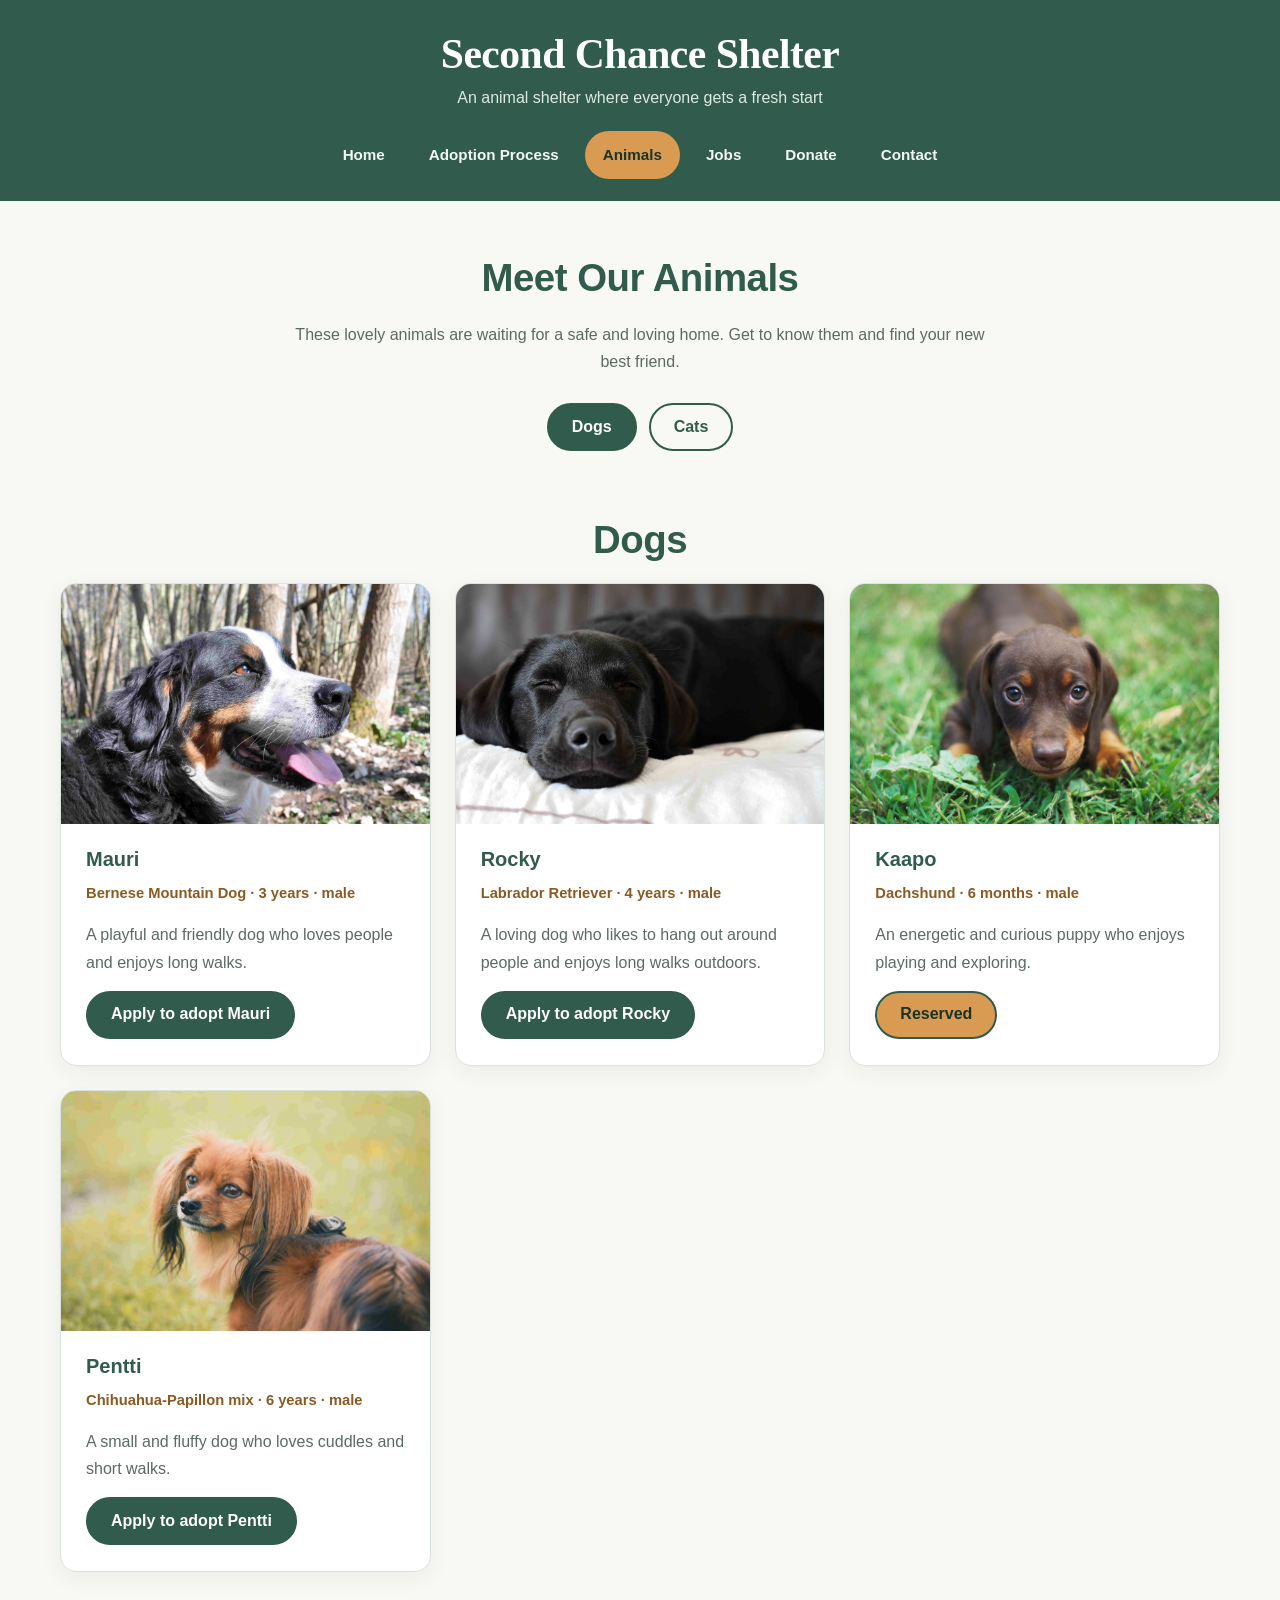
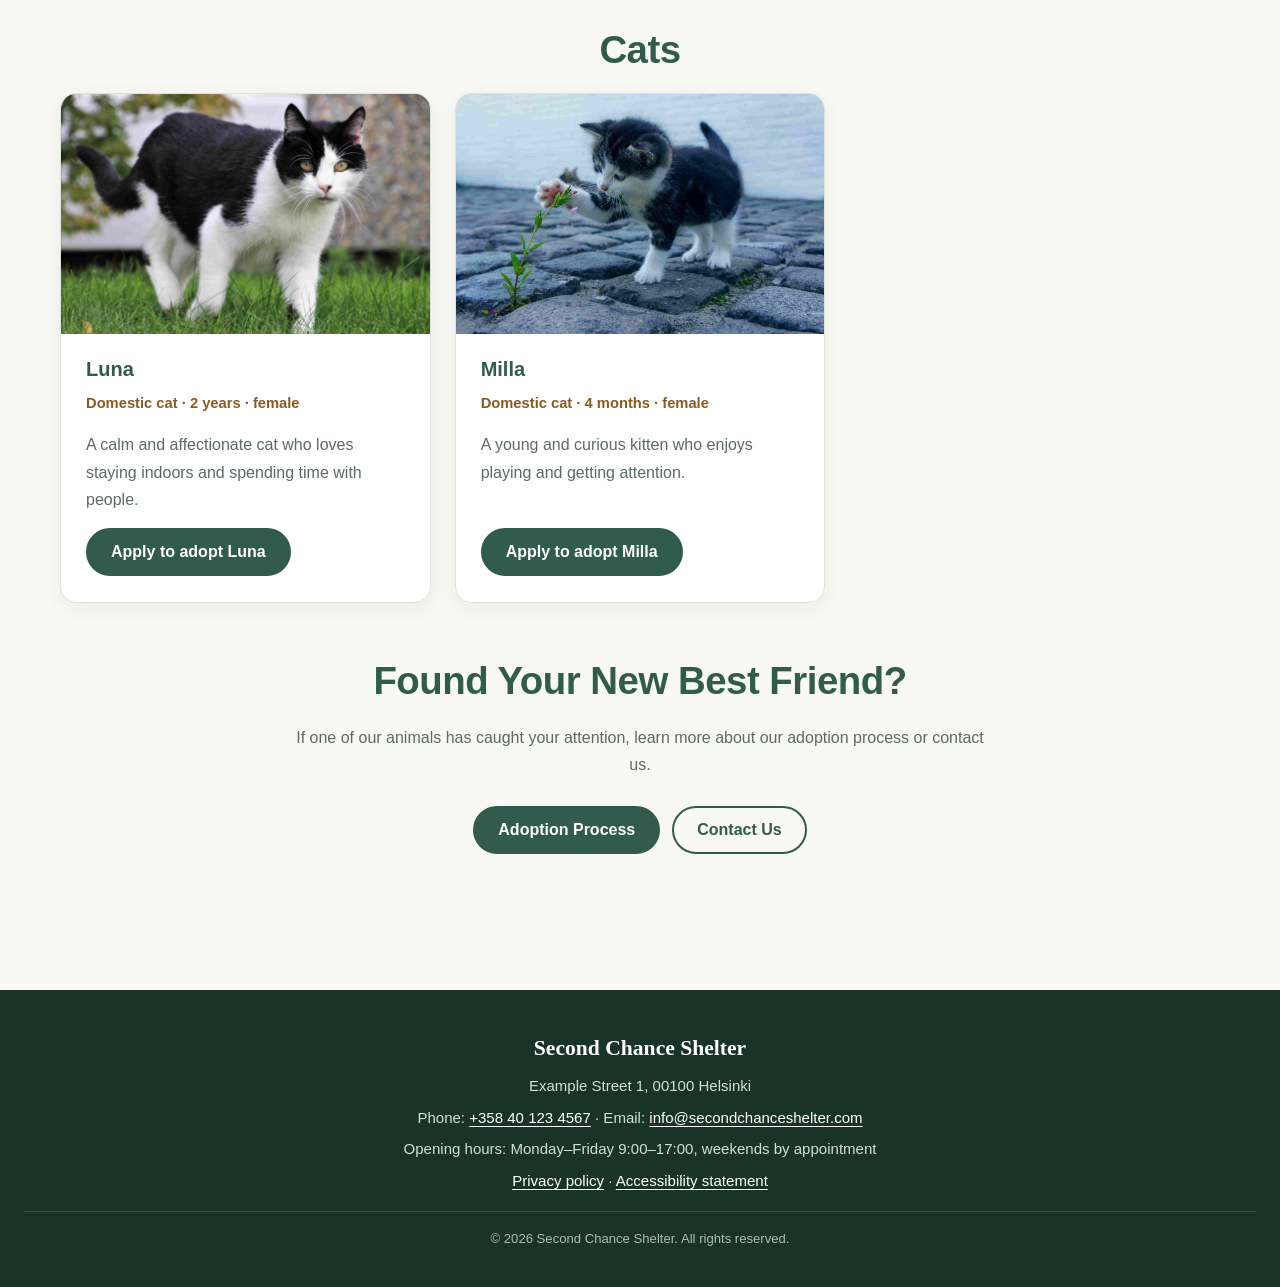
<file: animals.html>
<!DOCTYPE html>
<html lang="en">

<head>
  <meta charset="UTF-8">
  <meta name="viewport" content="width=device-width, initial-scale=1.0">

  <meta name="description" content="Meet the dogs and cats waiting for a loving home at Second Chance Shelter.">

  <title>Second Chance Shelter - Animals</title>

  <link rel="stylesheet" href="css/styles.css">
</head>

<body>

  <a class="skip-link" href="#main-content">Skip to main content</a>

  <!-- Header and navigation -->
  <header class="site-header">

    <h1>Second Chance Shelter</h1>

    <p class="site-tagline">
      An animal shelter where everyone gets a fresh start
    </p>

    <nav class="site-nav" aria-label="Main navigation">
      <ul>
        <li><a href="index.html">Home</a></li>
        <li><a href="adoption.html">Adoption Process</a></li>
        <li><a href="animals.html" class="active" aria-current="page">Animals</a></li>
        <li><a href="jobs.html">Jobs</a></li>
        <li><a href="donate.html">Donate</a></li>
        <li><a href="contact.html">Contact</a></li>
      </ul>
    </nav>

  </header>

  <main id="main-content">

    <section>

      <h2>Meet Our Animals</h2>

      <p>
        These lovely animals are waiting for a safe and loving home.
        Get to know them and find your new best friend.
      </p>

      <div class="buttons animal-jump-links">
        <a class="btn" href="#dogs">Dogs</a>
        <a class="btn secondary" href="#cats">Cats</a>
      </div>

    </section>

    <section id="dogs" class="animal-section">

      <h2>Dogs</h2>

      <div class="grid">

        <!-- Mauri -->
        <article class="card">

          <img src="images/mauri.jpg" alt="Mauri, a Bernese Mountain Dog, in a sunny forest" width="400" height="300" loading="lazy">

          <div class="card-body">

            <h3>Mauri</h3>

            <p class="meta">Bernese Mountain Dog · 3 years · male</p>

            <p>
              A playful and friendly dog who loves people
              and enjoys long walks.
            </p>

            <a class="btn" href="adoption.html#contactForm">Apply to adopt Mauri</a>
            

          </div>

        </article>

        <!-- Rocky -->
        <article class="card">


          <img src="images/rocky.jpg" alt="Rocky, a black Labrador Retriever, sleeping on a bed" width="400" height="300" loading="lazy">

          <div class="card-body">

            <h3>Rocky</h3>

            <p class="meta">Labrador Retriever · 4 years · male</p>

            <p>
              A loving dog who likes to hang out around people
              and enjoys long walks outdoors.
            </p>

            <a class="btn" href="adoption.html#contactForm">Apply to adopt Rocky</a>

          </div>

        </article>

        <!-- Kaapo -->
        <article class="card">

          <img src="images/Kaapo.jpg" alt="Kaapo, a dachshund puppy on the lawn" width="400" height="300" loading="lazy">

          <div class="card-body">

            <h3>Kaapo</h3>

            <p class="meta">Dachshund · 6 months · male </p>

            <p>
              An energetic and curious puppy
              who enjoys playing and exploring.
            </p>

            <!-- <a class="btn" href="adoption.html#contactForm">Apply to adopt Kaapo</a> -->
            <span class="res">Reserved</span>

          </div>

        </article>


        <article class="card">

          <img src="images/pentti.jpg" alt="Pentti, a small long-haired Chihuahua-Papillon mix, on the grass" width="400" height="300" loading="lazy">

          <div class="card-body">

            <h3>Pentti</h3>

            <p class="meta">Chihuahua-Papillon mix · 6 years · male</p>

            <p>
              A small and fluffy dog who loves cuddles and short walks.
            </p>

            <a class="btn" href="adoption.html#contactForm">Apply to adopt Pentti</a>

          </div>

        </article>

      </div>

    </section>

    <section id="cats" class="animal-section">

      <h2>Cats</h2>

      <div class="grid">

        <article class="card">

          <img src="images/luna.jpg" alt="Luna, a cat walking on the lawn" width="400" height="300" loading="lazy">

          <div class="card-body">

            <h3>Luna</h3>

            <p class="meta">Domestic cat · 2 years · female</p>

            <p>
              A calm and affectionate cat who loves staying indoors
              and spending time with people.
            </p>

            <a class="btn" href="adoption.html#contactForm">Apply to adopt Luna</a>

          </div>

        </article>

        <article class="card">


          <img src="images/milla.jpg" alt="Milla, a black and white kitten, touching a small flower" width="400" height="300" loading="lazy">

          <div class="card-body">

            <h3>Milla</h3>

            <p class="meta">Domestic cat · 4 months · female</p>

            <p>
              A young and curious kitten
              who enjoys playing and getting attention.
            </p>

            <a class="btn" href="adoption.html#contactForm">Apply to adopt Milla</a>

          </div>

        </article>

      </div>

    </section>

    <section>

      <h2>Found Your New Best Friend?</h2>

      <p>
        If one of our animals has caught your attention,
        learn more about our adoption process or contact us.
      </p>

      <div class="buttons">

        <a class="btn" href="adoption.html">Adoption Process</a>

        <a class="btn secondary" href="contact.html">Contact Us</a>

      </div>

    </section>

  </main>
  <!-- Footer -->
  <footer class="site-footer">

    <p><strong>Second Chance Shelter</strong></p>

    <p>Example Street 1, 00100 Helsinki</p>

    <p>
      Phone: <a href="tel:+358401234567">+358 40 123 4567</a> ·
      Email: <a href="mailto:info@secondchanceshelter.com">info@secondchanceshelter.com</a>
    </p>

    <p>Opening hours: Monday–Friday 9:00–17:00, weekends by appointment</p>

    <p>
      <a href="info.html#privacy">Privacy policy</a> ·
      <a href="info.html#accessibility">Accessibility statement</a>
    </p>

    <p>
      &copy; 2026 Second Chance Shelter.
      All rights reserved.
    </p>

  </footer>

</body>

</html>
</file>
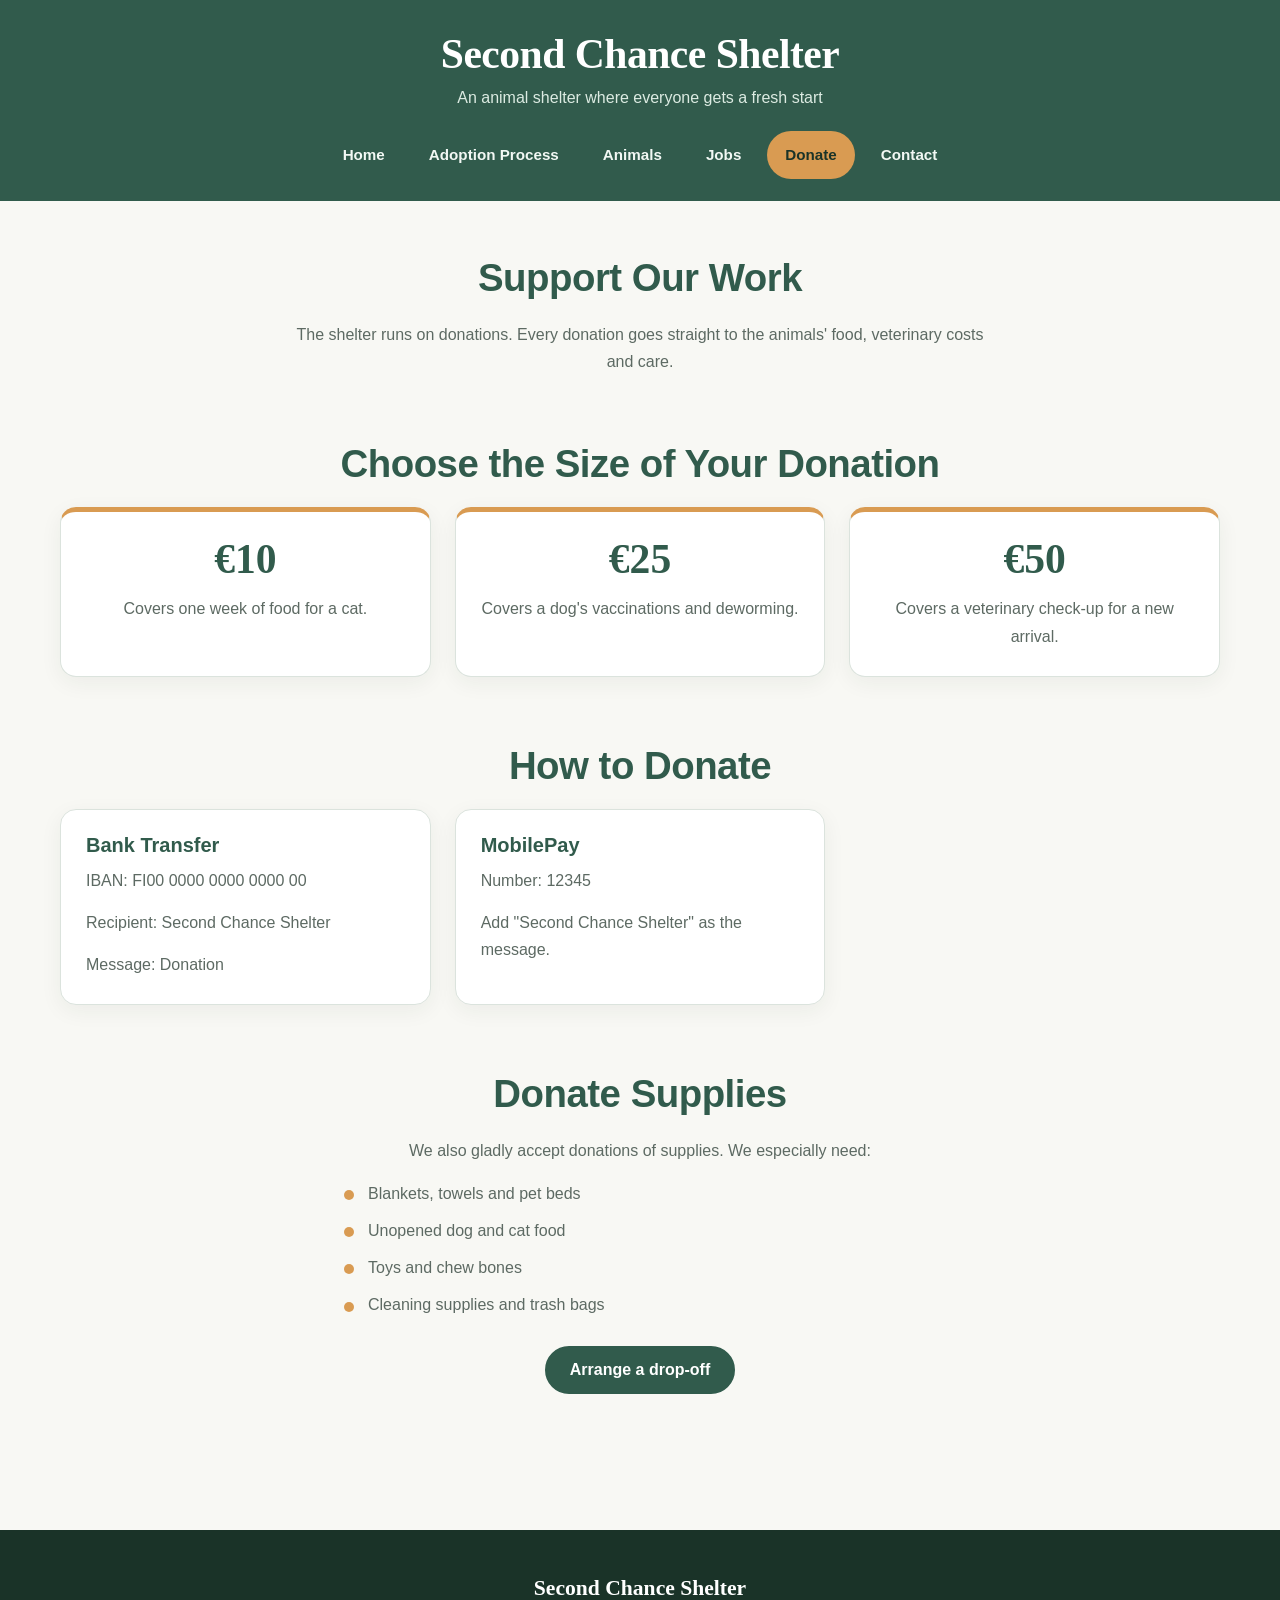
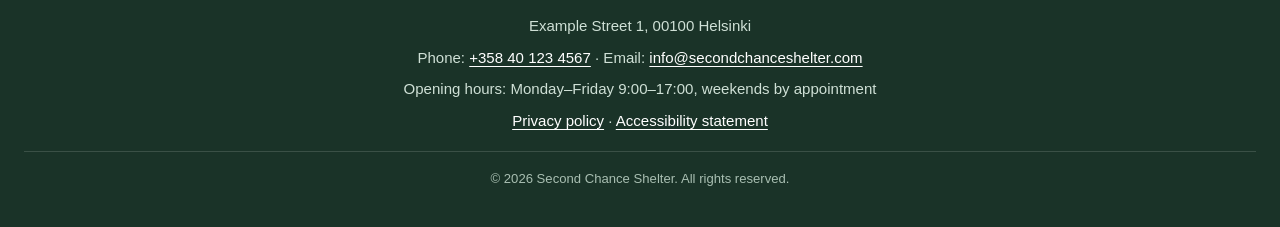
<file: donate.html>
<!DOCTYPE html>
<html lang="en">

<head>
  <meta charset="UTF-8">
  <meta name="viewport" content="width=device-width, initial-scale=1.0">
  <meta name="description" content="Find out how to support Second Chance Shelter with a donation or supplies.">
  <title>Second Chance Shelter - Donate</title>
  <link rel="stylesheet" href="css/styles.css">
</head>

<body>

  <a class="skip-link" href="#main-content">Skip to main content</a>

  <header class="site-header">
    <h1>Second Chance Shelter</h1>
    <p class="site-tagline">An animal shelter where everyone gets a fresh start</p>

    <nav class="site-nav" aria-label="Main navigation">
      <ul>
        <li><a href="index.html">Home</a></li>
        <li><a href="adoption.html">Adoption Process</a></li>
        <li><a href="animals.html">Animals</a></li>
        <li><a href="jobs.html">Jobs</a></li>
        <li><a href="donate.html" class="active" aria-current="page">Donate</a></li>
        <li><a href="contact.html">Contact</a></li>
      </ul>
    </nav>
  </header>

  <main id="main-content">

    <section>
      <h2>Support Our Work</h2>
      <p>The shelter runs on donations. Every donation goes straight to the animals' food, veterinary costs and care.
      </p>
    </section>

    <section>
      <h2>Choose the Size of Your Donation</h2>

      <div class="grid">

        <article class="card donation-card">
          <div class="card-body">
            <h3 class="amount">€10</h3>
            <p>Covers one week of food for a cat.</p>
          </div>
        </article>

        <article class="card donation-card">

          <div class="card-body">
            <h3 class="amount">€25</h3>
            <p>Covers a dog's vaccinations and deworming.</p>
          </div>
        </article>

        <article class="card donation-card">
          <div class="card-body">
            <h3 class="amount">€50</h3>
            <p>Covers a veterinary check-up for a new arrival.</p>
          </div>
        </article>

      </div>
    </section>

    <section>
      <h2>How to Donate</h2>

      <div class="grid">

        <article class="card">
          <div class="card-body">
            <h3>Bank Transfer</h3>
            <p>IBAN: FI00 0000 0000 0000 00</p>
            <p>Recipient: Second Chance Shelter</p>
            <p>Message: Donation</p>
          </div>
        </article>

        <article class="card">
          <div class="card-body">
            <h3>MobilePay</h3>
            <p>Number: 12345</p>
            <p>Add "Second Chance Shelter" as the message.</p>
          </div>
        </article>

      </div>
    </section>

    <section>
      <h2>Donate Supplies</h2>

      <p>We also gladly accept donations of supplies. We especially need:</p>

      <ul class="list">
        <li>Blankets, towels and pet beds</li>
        <li>Unopened dog and cat food</li>
        <li>Toys and chew bones</li>
        <li>Cleaning supplies and trash bags</li>
      </ul>

      <div class="buttons">
        <a class="btn" href="contact.html">Arrange a drop-off</a>
      </div>
    </section>

  </main>

  <!-- Footer -->
  <footer class="site-footer">

    <p><strong>Second Chance Shelter</strong></p>

    <p>Example Street 1, 00100 Helsinki</p>

    <p>
      Phone: <a href="tel:+358401234567">+358 40 123 4567</a> ·
      Email: <a href="mailto:info@secondchanceshelter.com">info@secondchanceshelter.com</a>
    </p>

    <p>Opening hours: Monday–Friday 9:00–17:00, weekends by appointment</p>

    <p>
      <a href="info.html#privacy">Privacy policy</a> ·
      <a href="info.html#accessibility">Accessibility statement</a>
    </p>

    <p>
      &copy; 2026 Second Chance Shelter.
      All rights reserved.
    </p>

  </footer>

</body>

</html>
</file>
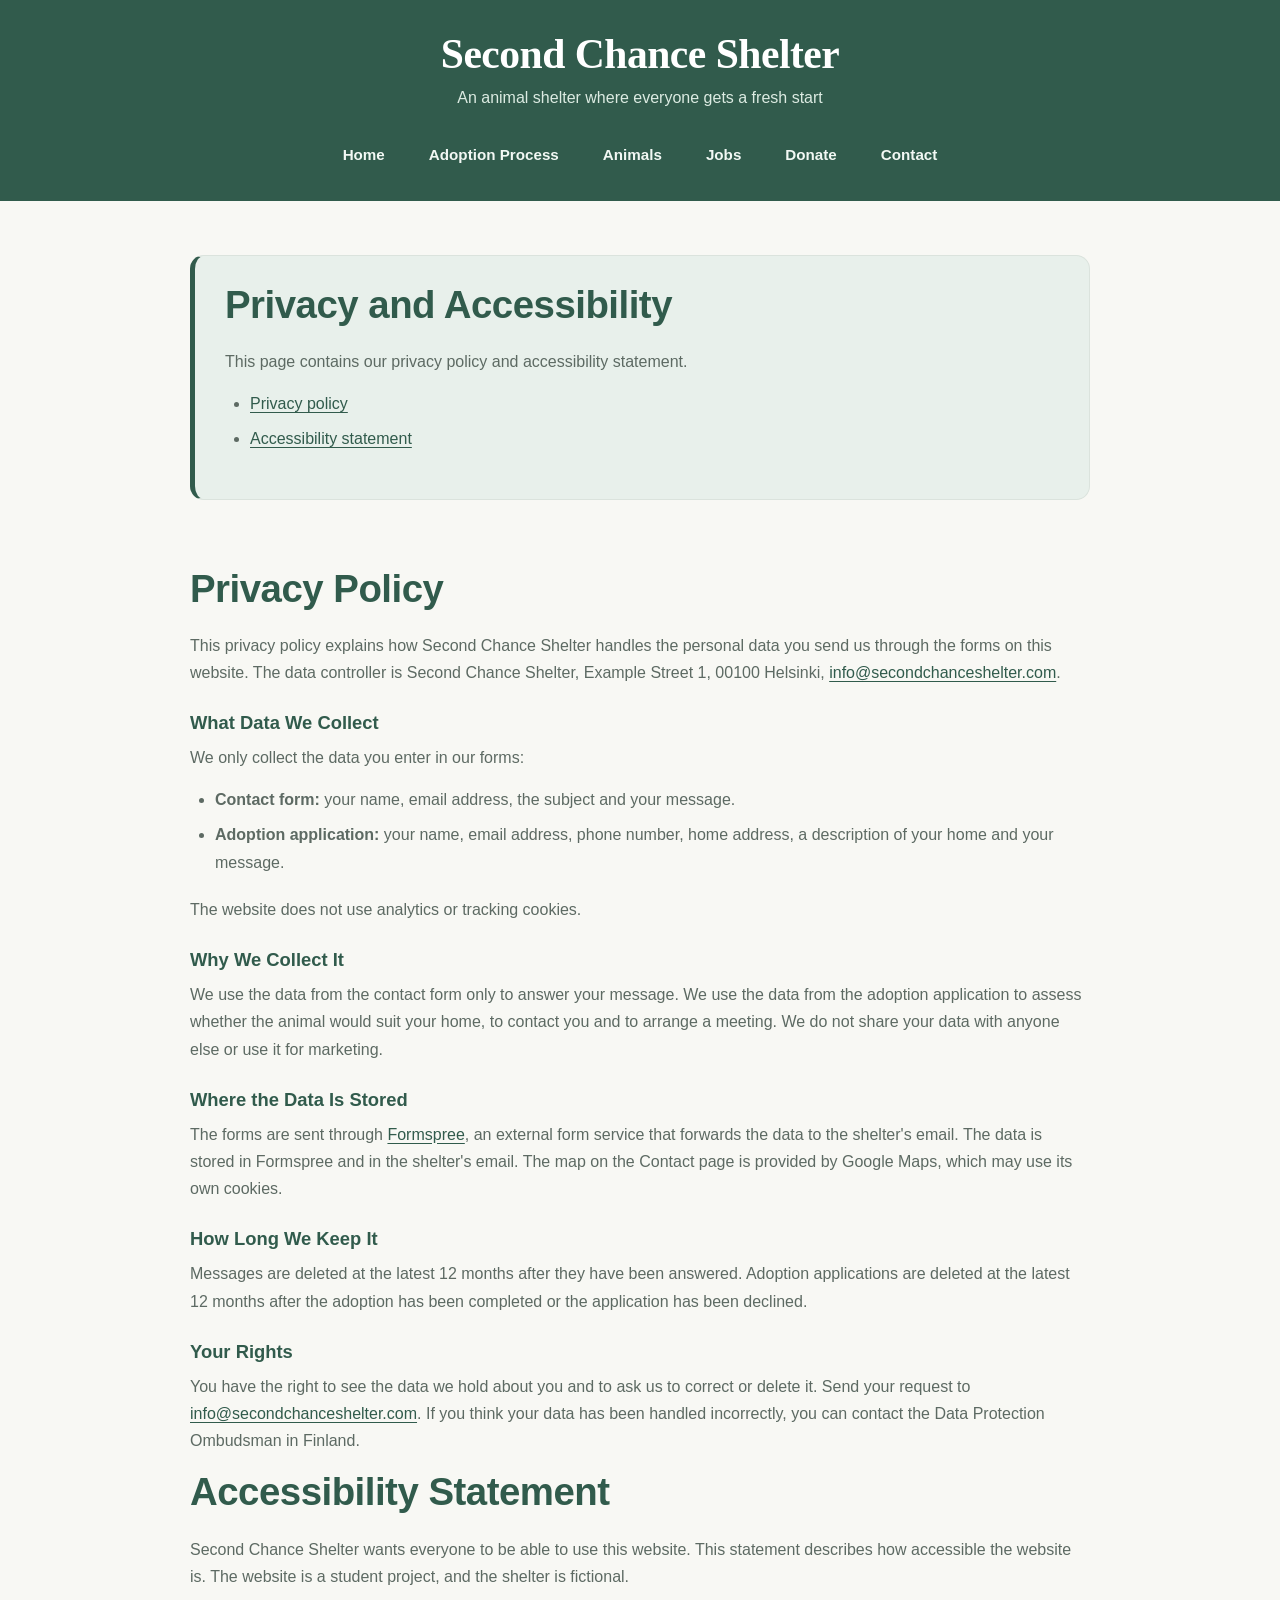
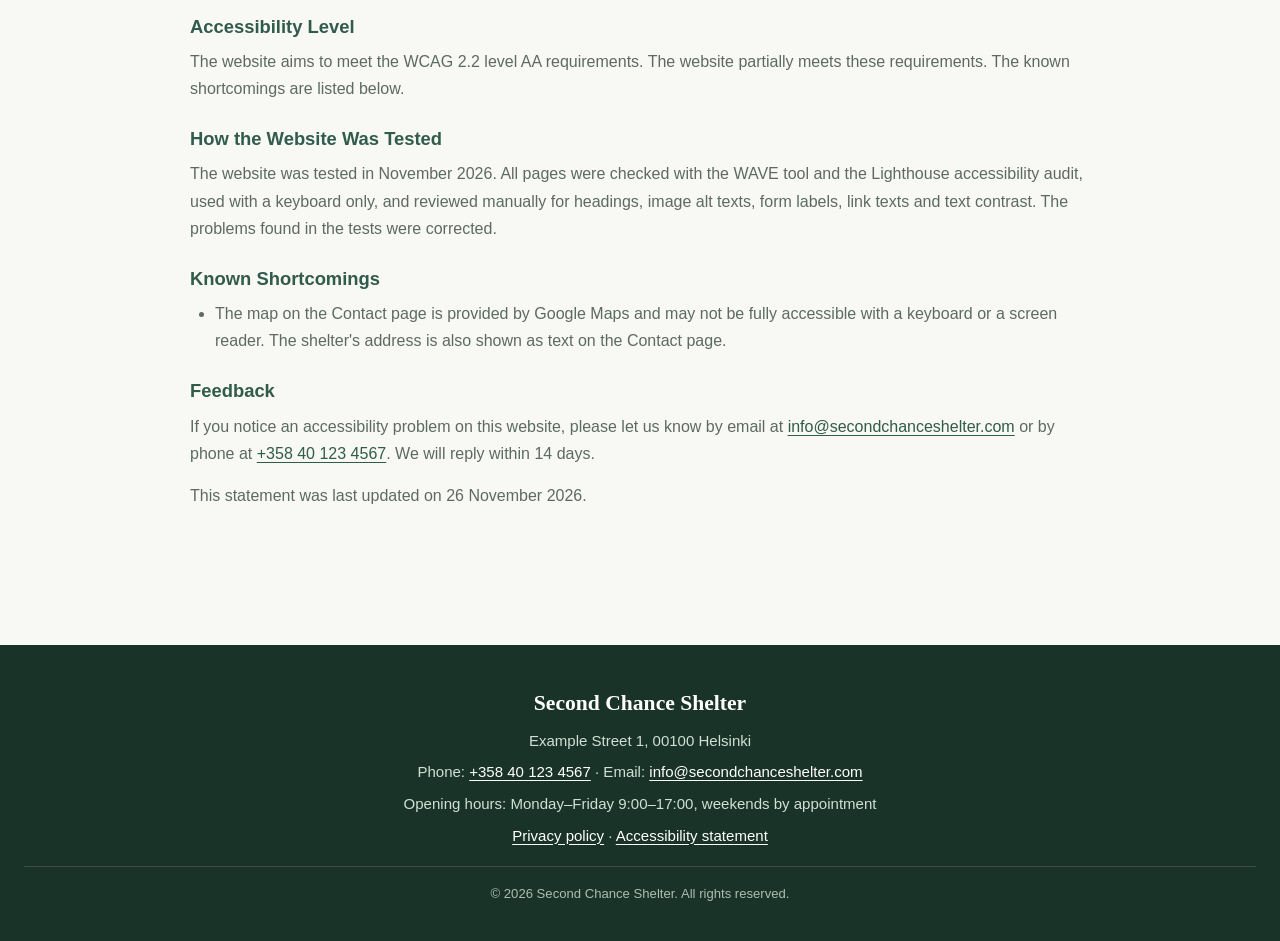
<file: info.html>
<!DOCTYPE html>
<html lang="en">

<head>
    <meta charset="UTF-8">
    <meta name="viewport" content="width=device-width, initial-scale=1.0">
    <meta name="description" content="Privacy policy and accessibility statement of Second Chance Shelter.">
    <title>Second Chance Shelter - Privacy and Accessibility</title>
    <link rel="stylesheet" href="css/styles.css">
</head>

<body>

    <a class="skip-link" href="#main-content">Skip to main content</a>

    <header class="site-header">
        <h1>Second Chance Shelter</h1>
        <p class="site-tagline">An animal shelter where everyone gets a fresh start</p>

        <nav class="site-nav" aria-label="Main navigation">
            <ul>
                <li><a href="index.html">Home</a></li>
                <li><a href="adoption.html">Adoption Process</a></li>
                <li><a href="animals.html">Animals</a></li>
                <li><a href="jobs.html">Jobs</a></li>
                <li><a href="donate.html">Donate</a></li>
                <li><a href="contact.html">Contact</a></li>
            </ul>
        </nav>
    </header>

    <main id="main-content" class="info-page">

        <section class="info-intro">

            <h2>Privacy and Accessibility</h2>

            <p>This page contains our privacy policy and accessibility statement.</p>

            <ul>
                <li><a href="#privacy">Privacy policy</a></li>
                <li><a href="#accessibility">Accessibility statement</a></li>
            </ul>

        </section>

        <!-- SCS-36 Privacy policy -->
        <section id="privacy">

            <h2>Privacy Policy</h2>

            <p>
                This privacy policy explains how Second Chance Shelter handles the personal data
                you send us through the forms on this website. The data controller is
                Second Chance Shelter, Example Street 1, 00100 Helsinki,
                <a href="mailto:info@secondchanceshelter.com">info@secondchanceshelter.com</a>.
            </p>

            <h3>What Data We Collect</h3>

            <p>We only collect the data you enter in our forms:</p>

            <ul>
                <li><strong>Contact form:</strong> your name, email address, the subject and your message.</li>
                <li><strong>Adoption application:</strong> your name, email address, phone number,
                    home address, a description of your home and your message.</li>
            </ul>

            <p>The website does not use analytics or tracking cookies.</p>

            <h3>Why We Collect It</h3>

            <p>
                We use the data from the contact form only to answer your message. We use the data
                from the adoption application to assess whether the animal would suit your home,
                to contact you and to arrange a meeting. We do not share your data with anyone else
                or use it for marketing.
            </p>

            <h3>Where the Data Is Stored</h3>

            <p>
                The forms are sent through
                <a href="https://formspree.io/legal/privacy-policy" target="_blank"
                    rel="noopener noreferrer">Formspree</a>,
                an external form service that forwards the data to the shelter's email.
                The data is stored in Formspree and in the shelter's email. The map on the
                Contact page is provided by Google Maps, which may use its own cookies.
            </p>

            <h3>How Long We Keep It</h3>

            <p>
                Messages are deleted at the latest 12 months after they have been answered.
                Adoption applications are deleted at the latest 12 months after the adoption
                has been completed or the application has been declined.
            </p>

            <h3>Your Rights</h3>

            <p>
                You have the right to see the data we hold about you and to ask us to correct
                or delete it. Send your request to
                <a href="mailto:info@secondchanceshelter.com">info@secondchanceshelter.com</a>.
                If you think your data has been handled incorrectly, you can contact the
                Data Protection Ombudsman in Finland.
            </p>

            <!-- SCS-37 Accessibility statement -->
            <section id="accessibility">

                <h2>Accessibility Statement</h2>

                <p>
                    Second Chance Shelter wants everyone to be able to use this website.
                    This statement describes how accessible the website is. The website is
                    a student project, and the shelter is fictional.
                </p>

                <h3>Accessibility Level</h3>

                <p>
                    The website aims to meet the WCAG 2.2 level AA requirements. The website
                    partially meets these requirements. The known shortcomings are listed below.
                </p>

                <h3>How the Website Was Tested</h3>

                <p>
                    The website was tested in November 2026. All pages were checked with the
                    WAVE tool and the Lighthouse accessibility audit, used with a keyboard only,
                    and reviewed manually for headings, image alt texts, form labels, link texts
                    and text contrast. The problems found in the tests were corrected.
                </p>

                <h3>Known Shortcomings</h3>

                <ul>
                    <li>The map on the Contact page is provided by Google Maps and may not be
                        fully accessible with a keyboard or a screen reader. The shelter's
                        address is also shown as text on the Contact page.</li>
                </ul>

                <h3>Feedback</h3>

                <p>
                    If you notice an accessibility problem on this website, please let us know
                    by email at <a href="mailto:info@secondchanceshelter.com">info@secondchanceshelter.com</a>
                    or by phone at <a href="tel:+358401234567">+358 40 123 4567</a>.
                    We will reply within 14 days.
                </p>

                <p>This statement was last updated on 26 November 2026.</p>

            </section>


    </main>

    <!-- Footer -->
    <footer class="site-footer">

        <p><strong>Second Chance Shelter</strong></p>

        <p>Example Street 1, 00100 Helsinki</p>

        <p>
            Phone: <a href="tel:+358401234567">+358 40 123 4567</a> ·
            Email: <a href="mailto:info@secondchanceshelter.com">info@secondchanceshelter.com</a>
        </p>

        <p>Opening hours: Monday–Friday 9:00–17:00, weekends by appointment</p>

        <p>
            <a href="info.html#privacy">Privacy policy</a> ·
            <a href="info.html#accessibility">Accessibility statement</a>
        </p>

        <p>
            &copy; 2026 Second Chance Shelter.
            All rights reserved.
        </p>

    </footer>

</body>

</html>
</file>
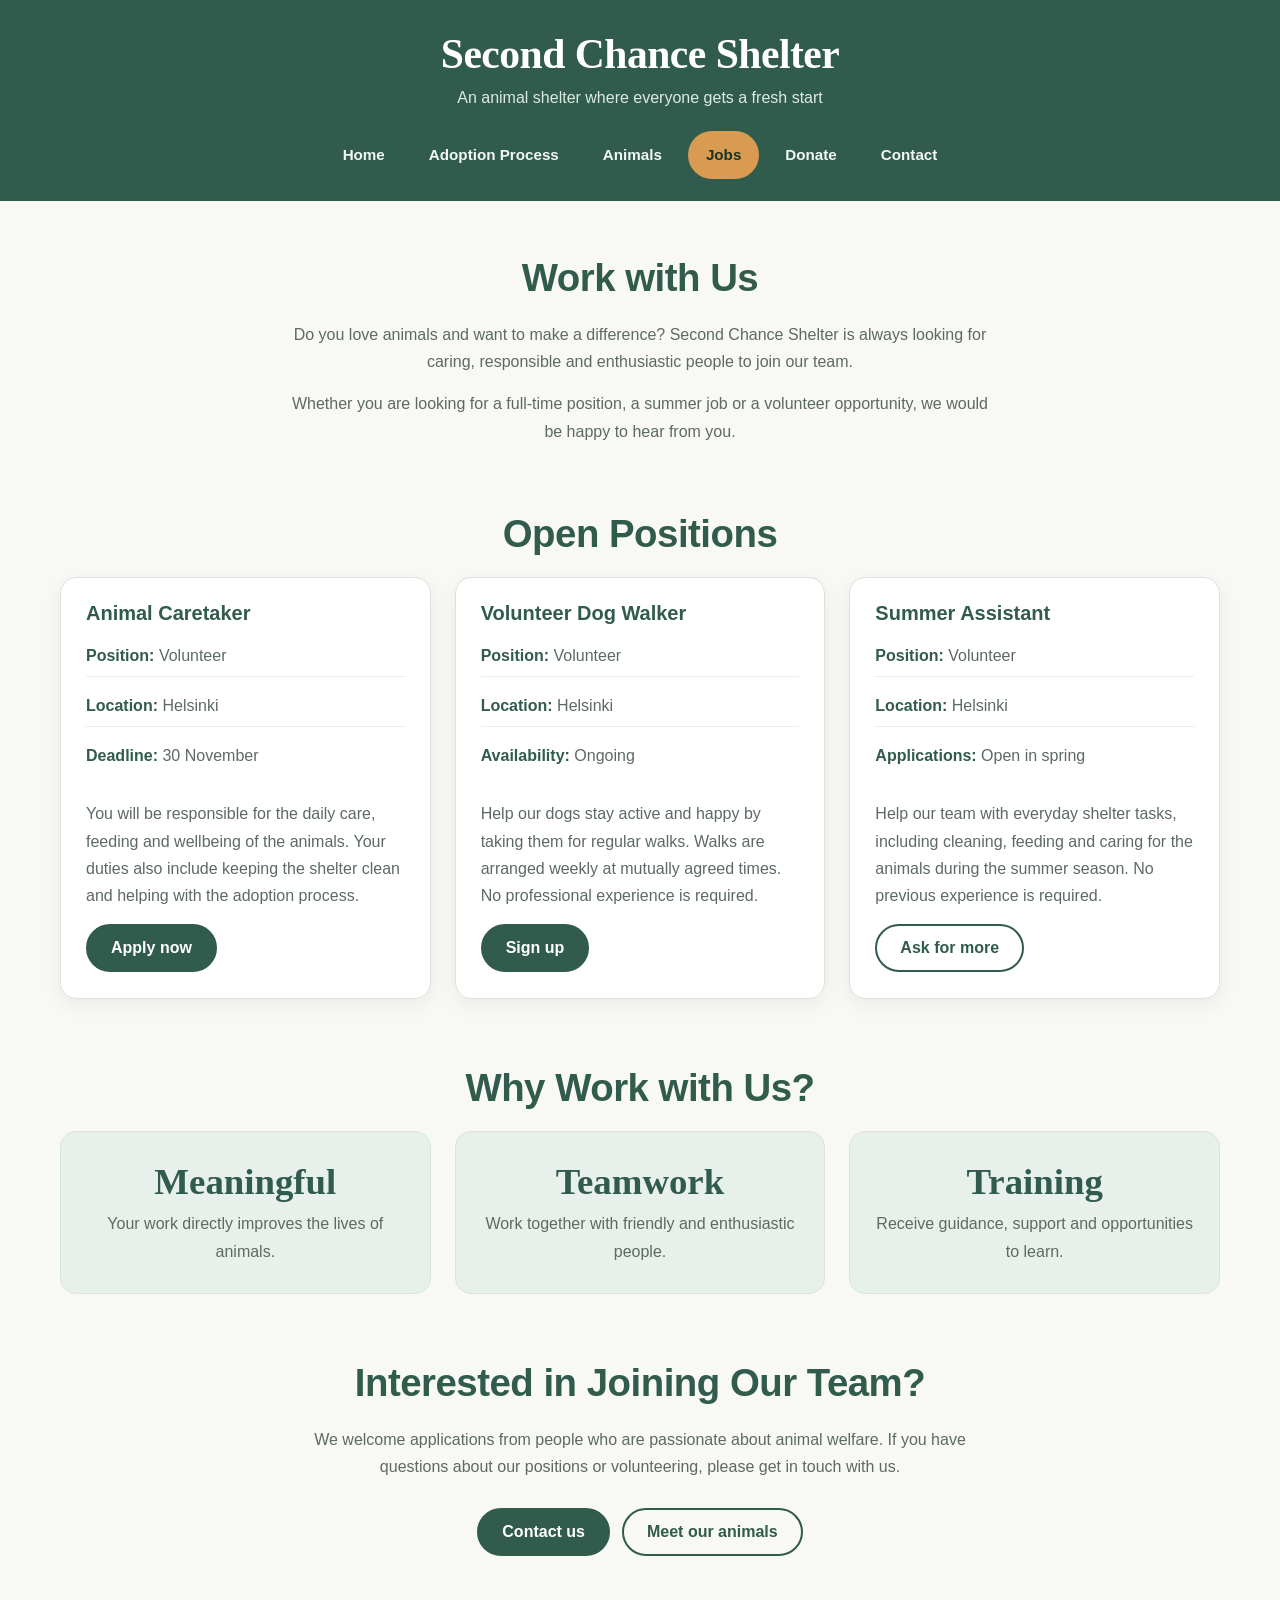
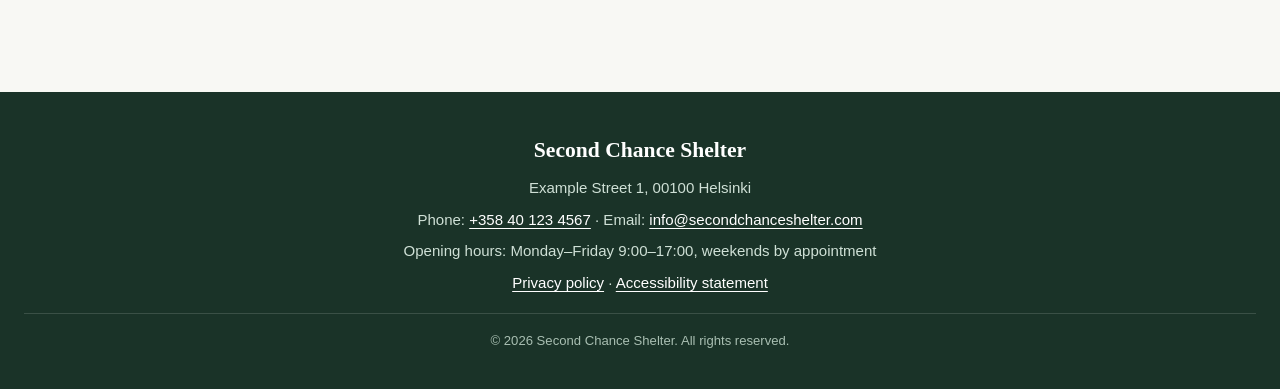
<file: jobs.html>
<!DOCTYPE html>
<html lang="en">

<head>
  <meta charset="UTF-8">
  <meta name="viewport" content="width=device-width, initial-scale=1.0">
  <meta name="description" content="Explore job and volunteer opportunities at Second Chance Shelter.">
  <title>Second Chance Shelter - Jobs</title>
  <link rel="stylesheet" href="css/styles.css">
</head>

<body>

  <a class="skip-link" href="#main-content">Skip to main content</a>

  <header class="site-header">
    <h1>Second Chance Shelter</h1>
    <p class="site-tagline">An animal shelter where everyone gets a fresh start</p>

    <nav class="site-nav" aria-label="Main navigation">
      <ul>
        <li><a href="index.html">Home</a></li>
        <li><a href="adoption.html">Adoption Process</a></li>
        <li><a href="animals.html">Animals</a></li>
        <li><a href="jobs.html" class="active" aria-current="page">Jobs</a></li>
        <li><a href="donate.html">Donate</a></li>
        <li><a href="contact.html">Contact</a></li>
      </ul>
    </nav>
  </header>

  <main id="main-content">

    <!-- Introduction -->
    <section>
      <h2>Work with Us</h2>

      <p>
        Do you love animals and want to make a difference?
        Second Chance Shelter is always looking for caring,
        responsible and enthusiastic people to join our team.
      </p>

      <p>
        Whether you are looking for a full-time position,
        a summer job or a volunteer opportunity, we would
        be happy to hear from you.
      </p>
    </section>

    <section>
      <h2>Open Positions</h2>

      <div class="grid">

        <article class="card">

          <div class="card-body">
            <h3>Animal Caretaker</h3>

            <ul>
              <li><strong>Position:</strong> Volunteer</li>
              <li><strong>Location:</strong> Helsinki</li>
              <li><strong>Deadline:</strong> 30 November</li>
            </ul>

            <p>
              You will be responsible for the daily care,
              feeding and wellbeing of the animals.
              Your duties also include keeping the shelter
              clean and helping with the adoption process.
            </p>

            <a class="btn" href="contact.html">Apply now</a>
          </div>
        </article>

        <article class="card">


          <div class="card-body">
            <h3>Volunteer Dog Walker</h3>

            <ul>
              <li><strong>Position:</strong> Volunteer</li>
              <li><strong>Location:</strong> Helsinki</li>
              <li><strong>Availability:</strong> Ongoing</li>
            </ul>

            <p>
              Help our dogs stay active and happy by taking
              them for regular walks. Walks are arranged
              weekly at mutually agreed times.
              No professional experience is required.
            </p>

            <a class="btn" href="contact.html">Sign up</a>
          </div>
        </article>

        <!-- Summer Assistant -->
        <article class="card">
          <div class="card-body">
            <h3>Summer Assistant</h3>

            <ul>
              <li><strong>Position:</strong> Volunteer</li>
              <li><strong>Location:</strong> Helsinki</li>
              <li><strong>Applications:</strong> Open in spring</li>
            </ul>

            <p>
              Help our team with everyday shelter tasks,
              including cleaning, feeding and caring for
              the animals during the summer season.
              No previous experience is required.
            </p>

            <a class="btn secondary" href="contact.html">Ask for more</a>
          </div>
        </article>

      </div>
    </section>

    <section>
      <h2>Why Work with Us?</h2>

      <div class="grid">

        <div class="stat">
          <span class="number">Meaningful</span>
          <p>Your work directly improves the lives of animals.</p>
        </div>

        <div class="stat">
          <span class="number">Teamwork</span>
          <p>Work together with friendly and enthusiastic people.</p>
        </div>

        <div class="stat">
          <span class="number">Training</span>
          <p>Receive guidance, support and opportunities to learn.</p>
        </div>

      </div>
    </section>

    <section>
      <h2>Interested in Joining Our Team?</h2>

      <p>
        We welcome applications from people who are
        passionate about animal welfare. If you have
        questions about our positions or volunteering,
        please get in touch with us.
      </p>

      <div class="buttons">
        <a class="btn" href="contact.html">Contact us</a>
        <a class="btn secondary" href="animals.html">Meet our animals</a>
      </div>
    </section>

  </main>

  <!-- Footer -->
  <footer class="site-footer">

    <p><strong>Second Chance Shelter</strong></p>

    <p>Example Street 1, 00100 Helsinki</p>

    <p>
      Phone: <a href="tel:+358401234567">+358 40 123 4567</a> ·
      Email: <a href="mailto:info@secondchanceshelter.com">info@secondchanceshelter.com</a>
    </p>

    <p>Opening hours: Monday–Friday 9:00–17:00, weekends by appointment</p>

    <p>
      <a href="info.html#privacy">Privacy policy</a> ·
      <a href="info.html#accessibility">Accessibility statement</a>
    </p>

    <p>
      &copy; 2026 Second Chance Shelter.
      All rights reserved.
    </p>

  </footer>

</body>

</html>
</file>
<file: css/styles.css>
:root {
  --green: #315b4c;
  --green-dark: #244638;
  --green-deep: #1a3328;
  --green-soft: #e8f0eb;
  --cream: #f8f8f4;
  --accent: #d99b52;
  --accent-light: #f0d3a8;
  --accent-text: #8a5a22;
  --ink: #292f2c;
  --muted: #5d6a63;
  --white: #ffffff;
  --line: #dbe3dd;
  --shadow: 0 12px 35px rgba(26, 51, 40, 0.1);
  --max-width: 1160px;
}

/* =========================================
1. YLEISET ASETUKSET
========================================= */

*,
*::before,
*::after {
  box-sizing: border-box;
  margin: 0;
  padding: 0;
}

html {
  scroll-behavior: smooth;
}

body {
  min-height: 100vh;
  display: flex;
  flex-direction: column;
  font-family: Arial, Helvetica, sans-serif;
  line-height: 1.7;
  color: var(--ink);
  background: var(--cream);
}

img {
  display: block;
  max-width: 100%;
  height: auto;
}

a {
  color: var(--green);
  text-underline-offset: 3px;
}

button,
input,
textarea,
select {
  font: inherit;
}

[hidden] {
  display: none !important;
}

main {
  flex: 1;
  width: min(100% - 48px, var(--max-width));
  margin: 0 auto;
  padding: 54px 0 70px;
}

section {
  margin-bottom: 66px;
}

section section {
  margin-bottom: 0;
}

h1,
h2,
h3 {
  line-height: 1.2;
  color: var(--green);
}

h2 {
  font-size: clamp(1.8rem, 3vw, 2.4rem);
  letter-spacing: -0.5px;
  margin-bottom: 20px;
}

h3 {
  font-size: 1.25rem;
  margin-bottom: 10px;
}

p {
  color: var(--muted);
  margin-bottom: 15px;
}

/* Sivun pääosioiden otsikot */
main > section > h2 {
  text-align: center;
}

main > section > p {
  max-width: 700px;
  margin-left: auto;
  margin-right: auto;
  text-align: center;
}

main > section > ul,
main > section > ol {
  max-width: 600px;
  margin-left: auto;
  margin-right: auto;
}

main > section > .buttons {
  justify-content: center;
}

/* =========================================
2. SAAVUTETTAVUUS
========================================= */

.skip-link {
  position: absolute;
  top: -100px;
  left: 12px;
  z-index: 1000;
  padding: 10px 16px;
  background: var(--green);
  color: var(--white);
  border-radius: 6px;
}

.skip-link:focus {
  top: 12px;
}

a:focus-visible,
button:focus-visible,
input:focus-visible,
textarea:focus-visible,
select:focus-visible {
  outline: 3px solid var(--accent);
  outline-offset: 3px;
}

@media (prefers-reduced-motion: reduce) {
  html {
    scroll-behavior: auto;
  }

  *,
  *::before,
  *::after {
    transition: none !important;
    animation: none !important;
  }
}

/* =========================================
3. HEADER JA NAVIGAATIO
========================================= */

.site-header {
  background: var(--green);
  color: var(--white);
  text-align: center;
  padding: 30px 24px 22px;
}

.site-header h1 {
  color: var(--white);
  font-family: Georgia, serif;
  font-size: clamp(1.9rem, 4vw, 2.6rem);
  letter-spacing: -0.5px;
  margin-bottom: 4px;
}

.site-tagline {
  color: #dcebe2;
  font-size: 1rem;
  margin-bottom: 20px;
}

.site-nav ul {
  display: flex;
  justify-content: center;
  align-items: center;
  flex-wrap: wrap;
  gap: 8px;
  list-style: none;
}

.site-nav a {
  display: block;
  padding: 11px 18px;
  border-radius: 30px;
  color: #f2f8f4;
  text-decoration: none;
  font-size: 0.95rem;
  font-weight: bold;
  transition: background 0.2s ease, color 0.2s ease;
}

.site-nav a:hover,
.site-nav a:focus-visible {
  background: rgba(255, 255, 255, 0.14);
  color: var(--white);
}

.site-nav a.active {
  background: var(--accent);
  color: var(--green-deep);
}

/* =========================================
4. ETUSIVUN ESITTELY
========================================= */

.intro {
  display: grid;
  grid-template-columns: 1.02fr 1fr;
  align-items: center;
  gap: 50px;
  margin: 0;
  text-align: left;
}

.intro img {
  width: 100%;
  height: auto;
  border-radius: 18px;
  box-shadow: var(--shadow);
}

.intro-text p {
  font-size: 1.08rem;
  text-align: left;
  max-width: 520px;
  margin-left: 0;
  margin-right: 0;
}

/* =========================================
5. PAINIKKEET
========================================= */

.buttons {
  display: flex;
  flex-wrap: wrap;
  gap: 12px;
  margin-top: 28px;
  margin-bottom: 8px;
}

.btn,
button {
  display: inline-flex;
  align-items: center;
  justify-content: center;
  min-height: 48px;
  padding: 11px 23px;
  border: 2px solid var(--green);
  border-radius: 30px;
  background: var(--green);
  color: var(--white);
  text-decoration: none;
  font-weight: bold;
  line-height: 1.3;
  cursor: pointer;
  transition: transform 0.2s ease, background 0.2s ease, color 0.2s ease;
}

.res {
  display: inline-flex;
  align-items: center;
  justify-content: center;
  min-height: 48px;
  padding: 11px 23px;
  border: 2px solid var(--green);
  border-radius: 30px;
  background: var(--accent);
  color: var(--green-deep);
  text-decoration: none;
  font-weight: bold;
  line-height: 1.3;
  transition: transform 0.2s ease, background 0.2s ease, color 0.2s ease;
}

.btn:hover,
button:hover {
  transform: translateY(-2px);
  background: var(--green-dark);
  border-color: var(--green-dark);
  color: var(--white);
}

.btn.secondary {
  background: transparent;
  color: var(--green);
}

.btn.secondary:hover {
  background: var(--green-soft);
  border-color: var(--green);
  color: var(--green-dark);
}

/* =========================================
6. KORTIT JA RUUDUKKO
========================================= */

.grid {
  display: grid;
  grid-template-columns: repeat(3, minmax(0, 1fr));
  gap: 24px;
}

.card {
  display: flex;
  flex-direction: column;
  overflow: hidden;
  border: 1px solid var(--line);
  border-radius: 16px;
  background: var(--white);
  box-shadow: 0 6px 22px rgba(26, 51, 40, 0.06);
  transition: transform 0.2s ease, box-shadow 0.2s ease;
}

.card:hover {
  transform: translateY(-5px);
  box-shadow: var(--shadow);
}

.card img {
  width: 100%;
  height: 240px;
  object-fit: cover;
}

.card-body {
  display: flex;
  flex-direction: column;
  align-items: flex-start;
  flex: 1;
  padding: 23px 25px 26px;
}

.card-body p:last-child {
  margin-bottom: 0;
}

.card-body .btn {
  margin-top: auto;
}

.card-body p {
  text-align: left;
  margin-left: 0;
}

.meta {
  color: var(--accent-text);
  font-size: 0.92rem;
  font-weight: bold;
}

/* Työpaikkakortit */
.card-body > ul {
  width: 100%;
  margin: 0 0 16px;
  padding: 0;
  list-style: none;
}

.card-body > ul li {
  padding: 7px 0;
  border-bottom: 1px solid var(--green-soft);
  color: var(--muted);
}

.card-body > ul li:last-child {
  border-bottom: none;
}

.card-body > ul strong {
  color: var(--green);
}

/* =========================================
7. LUKUKORTIT
========================================= */

.stat {
  padding: 28px 24px;
  border: 1px solid var(--line);
  border-radius: 16px;
  background: var(--green-soft);
  text-align: center;
}

.stat .number {
  display: block;
  margin-bottom: 6px;
  color: var(--green);
  font-family: Georgia, serif;
  font-size: 2.3rem;
  font-weight: bold;
  line-height: 1.2;
}

.stat p {
  margin: 0;
  text-align: center;
}

/* =========================================
8. ELÄINSIVU
========================================= */

.animal-jump-links {
  justify-content: center;
  margin: 28px 0 35px;
}

.animal-section {
  scroll-margin-top: 25px;
  margin-bottom: 55px;
}

/* =========================================
9. VIDEO
========================================= */

video {
  display: block;
  width: 100%;
  max-width: 850px;
  height: auto;
  margin: 24px auto 0;
  border-radius: 16px;
  box-shadow: var(--shadow);
  background: #000;
}

/* =========================================
10. DONAATIO
========================================= */

.donation-card {
  text-align: center;
  border-top: 5px solid var(--accent);
}

.donation-card .card-body {
  align-items: center;
}

.donation-card p {
  text-align: center;
}

.amount {
  color: var(--green);
  font-family: Georgia, serif;
  font-size: 2.6rem;
}

.list,
main > section > ul.list {
  list-style: none;
  padding-left: 0;
}

.list li {
  position: relative;
  padding-left: 28px;
  margin-bottom: 10px;
  color: var(--muted);
}

.list li::before {
  content: "";
  position: absolute;
  left: 4px;
  top: 0.65em;
  width: 10px;
  height: 10px;
  border-radius: 50%;
  background: var(--accent);
}

section ul,
section ol {
  padding-left: 25px;
  margin-bottom: 20px;
  color: var(--muted);
}

section li {
  margin-bottom: 8px;
}

section ol li::marker {
  color: var(--green);
  font-weight: bold;
}

/* =========================================
11. LOMAKKEET
========================================= */

form {
  width: 100%;
}

.form-group {
  display: flex;
  flex-direction: column;
  gap: 7px;
  margin-bottom: 18px;
}

label {
  display: block;
  color: var(--green);
  font-weight: bold;
}

input,
textarea,
select {
  width: 100%;
  padding: 12px 14px;
  border: 1px solid #c3d0c7;
  border-radius: 10px;
  background: #fcfdfb;
  color: var(--ink);
  transition: border-color 0.2s ease, box-shadow 0.2s ease;
}

input::placeholder,
textarea::placeholder {
  color: #77847d;
}

input:focus,
textarea:focus,
select:focus {
  border-color: var(--green);
  box-shadow: 0 0 0 3px rgba(49, 91, 76, 0.2);
}

textarea {
  min-height: 150px;
  resize: vertical;
}

.form-note {
  font-size: 0.9rem;
}

.send-button {
  margin-top: 6px;
}

.form-status {
  margin-top: 15px;
  color: var(--green);
  font-weight: bold;
}

/* =========================================
12. YHTEYSTIEDOT-SIVU
========================================= */

.contact-page {
  max-width: var(--max-width);
}

.contact-intro {
  max-width: 800px;
  margin: 0 auto 38px;
  text-align: center;
}

.contact-layout {
  display: grid;
  grid-template-columns: minmax(0, 1.45fr) minmax(280px, 0.85fr);
  gap: 28px;
  align-items: start;
  margin-bottom: 55px;
}

.contact-form-section,
.contact-details {
  padding: 30px;
  border: 1px solid var(--line);
  border-radius: 17px;
  background: var(--white);
  box-shadow: 0 7px 25px rgba(26, 51, 40, 0.06);
}

.contact-form-section h2,
.contact-details h2 {
  text-align: left;
  margin-bottom: 18px;
}

/* yhteystietokortti */
.contact-details {
  background: var(--green);
  border-color: var(--green);
  color: var(--white);
}

.contact-details h2 {
  color: var(--white);
}

.contact-details p {
  color: #e2eee7;
  text-align: left;
  max-width: none;
}

.contact-details strong {
  color: var(--accent-light);
}

.contact-details a {
  color: var(--white);
  text-decoration-thickness: 1px;
}

#found-animal {
  padding: 28px 30px;
  border: 1px solid var(--line);
  border-left: 5px solid var(--accent);
  border-radius: 14px;
  background: var(--green-soft);
  scroll-margin-top: 25px;
}

#found-animal h2 {
  text-align: left;
}

#found-animal ol {
  max-width: none;
  margin-bottom: 0;
}

.map-section h2 {
  text-align: center;
}

.map-container {
  width: 100%;
  height: 400px;
  overflow: hidden;
  border: 1px solid var(--line);
  border-radius: 16px;
  box-shadow: var(--shadow);
}

.map-container iframe {
  width: 100%;
  height: 100%;
  border: 0;
}

/* =========================================
13. TIETOSUOJA
========================================= */

.info-page {
  max-width: 900px;
}

.info-page main > section > h2,
.info-page section > h2,
.info-page section > p {
  text-align: left;
  max-width: none;
  margin-left: 0;
  margin-right: 0;
}

.info-page section > ul {
  max-width: none;
  margin-left: 0;
  margin-right: 0;
}

.info-intro {
  padding: 26px 30px;
  border: 1px solid var(--line);
  border-left: 5px solid var(--green);
  border-radius: 14px;
  background: var(--green-soft);
}

.info-page section[id] {
  scroll-margin-top: 25px;
}

.info-page h3 {
  margin-top: 26px;
  font-size: 1.15rem;
}

/* =========================================
14. FOOTERI SINNE ALAS
========================================= */

.site-footer {
  margin-top: auto;
  padding: 40px 24px 30px;
  background: var(--green-deep);
  color: var(--white);
  text-align: center;
}

.site-footer p {
  margin-bottom: 6px;
  color: #cfe0d6;
  font-size: 0.94rem;
}

.site-footer strong {
  color: var(--white);
  font-family: Georgia, serif;
  font-size: 1.35rem;
}

.site-footer a {
  color: var(--white);
}

.site-footer a:hover {
  color: var(--accent-light);
}

.site-footer p:last-child {
  margin-top: 18px;
  padding-top: 16px;
  border-top: 1px solid rgba(255, 255, 255, 0.14);
  color: #a9bfb2;
  font-size: 0.82rem;
}

/* =========================================
15. jos toimis tabletilla nyt
========================================= */

@media (max-width: 900px) {

  .site-header {
    padding: 24px 18px 18px;
  }

  .intro {
    grid-template-columns: 1fr;
    gap: 28px;
    text-align: center;
  }

  .intro-text p {
    margin-left: auto;
    margin-right: auto;
    text-align: center;
  }

  .intro .buttons {
    justify-content: center;
  }

  .grid {
    grid-template-columns: repeat(2, minmax(0, 1fr));
  }

  .contact-layout {
    grid-template-columns: 1fr;
  }
}

/* =========================================
16. JOS TOIMIS KÄNNYKÄLLÄ
========================================= */

@media (max-width: 600px) {

  main {
    width: min(100% - 32px, var(--max-width));
    padding: 35px 0 45px;
  }

  section {
    margin-bottom: 48px;
  }

  .site-nav ul {
    gap: 3px;
  }

  .site-nav a {
    padding: 9px 13px;
    font-size: 0.9rem;
  }

  .grid {
    grid-template-columns: 1fr;
  }

  .card img {
    height: 220px;
  }

  .card-body {
    padding: 20px;
  }

  .animal-jump-links {
    flex-direction: column;
    align-items: stretch;
  }

  .contact-form-section,
  .contact-details {
    padding: 22px 18px;
  }

  #found-animal,
  .info-intro {
    padding: 22px 18px;
  }

  .map-container {
    height: 280px;
  }

  .btn,
  button {
    width: 100%;
  }

  .site-footer {
    padding: 32px 16px 24px;
  }
}
</file>
